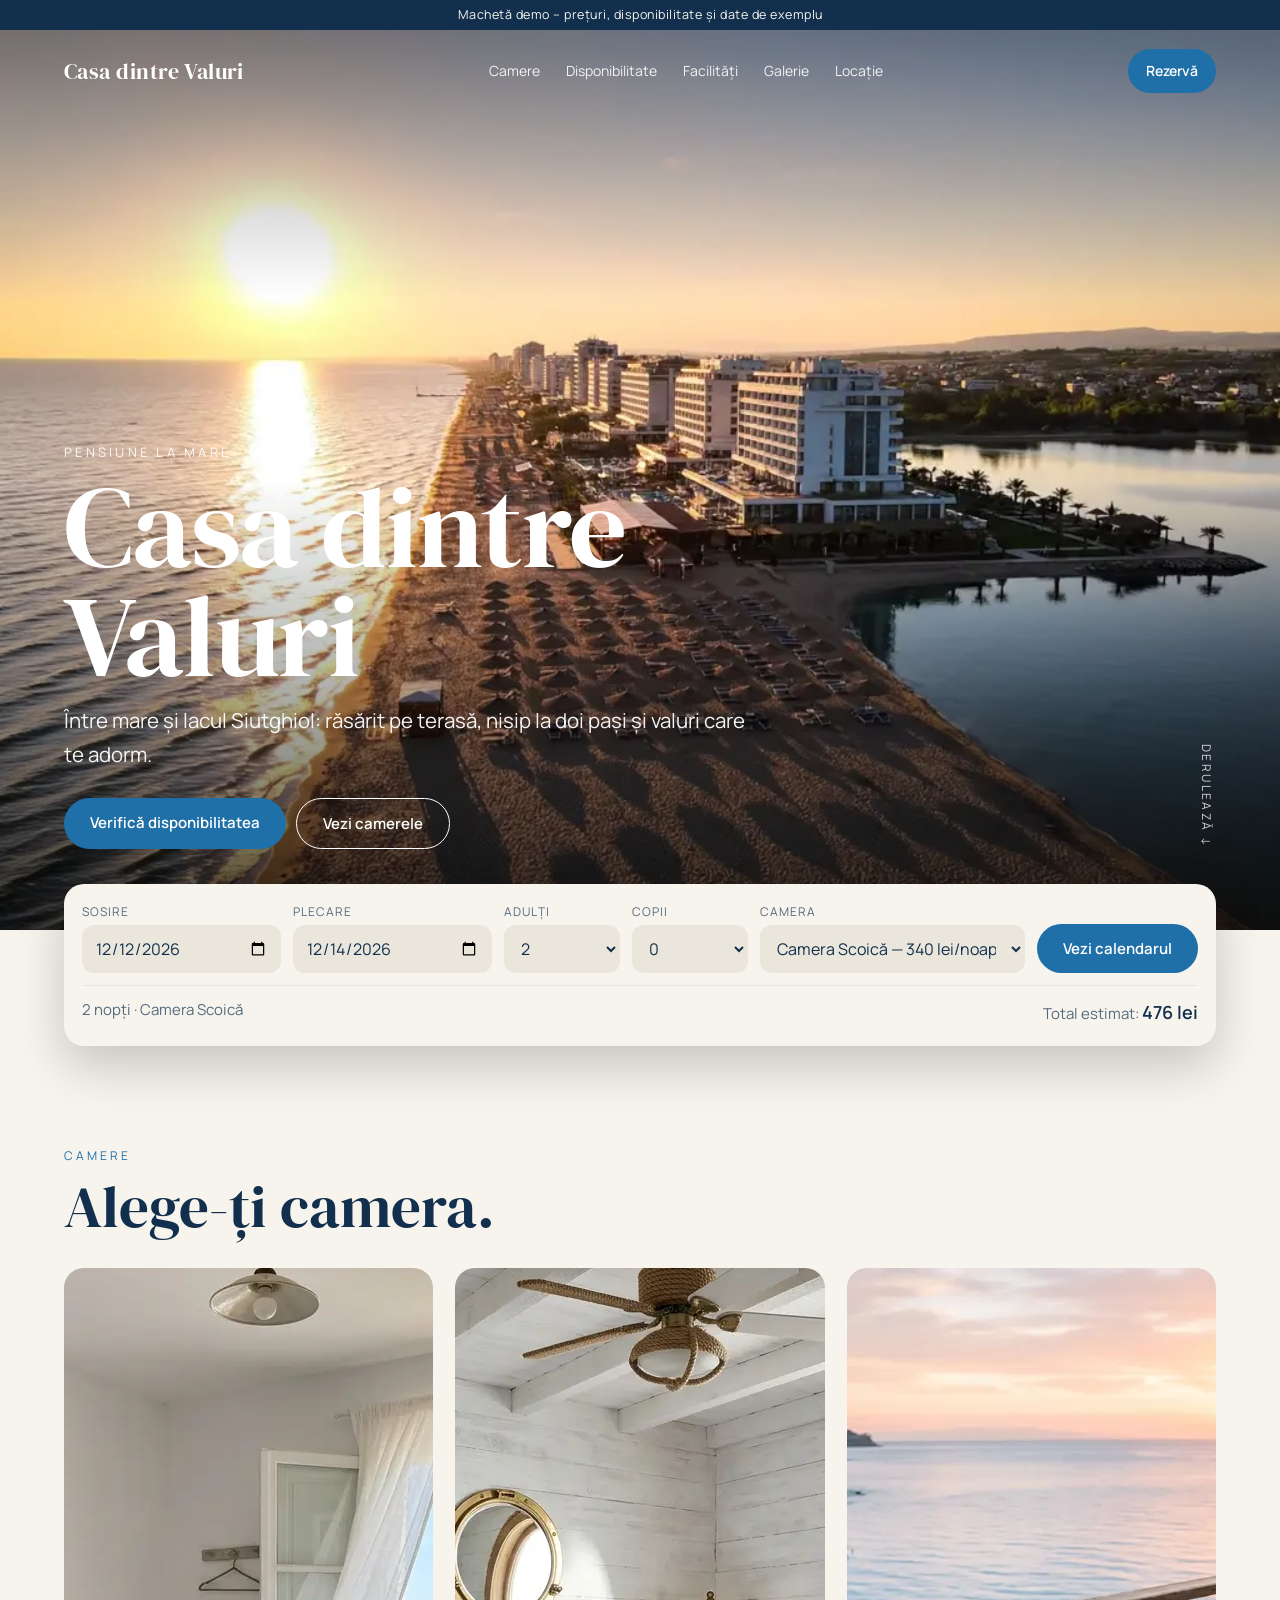
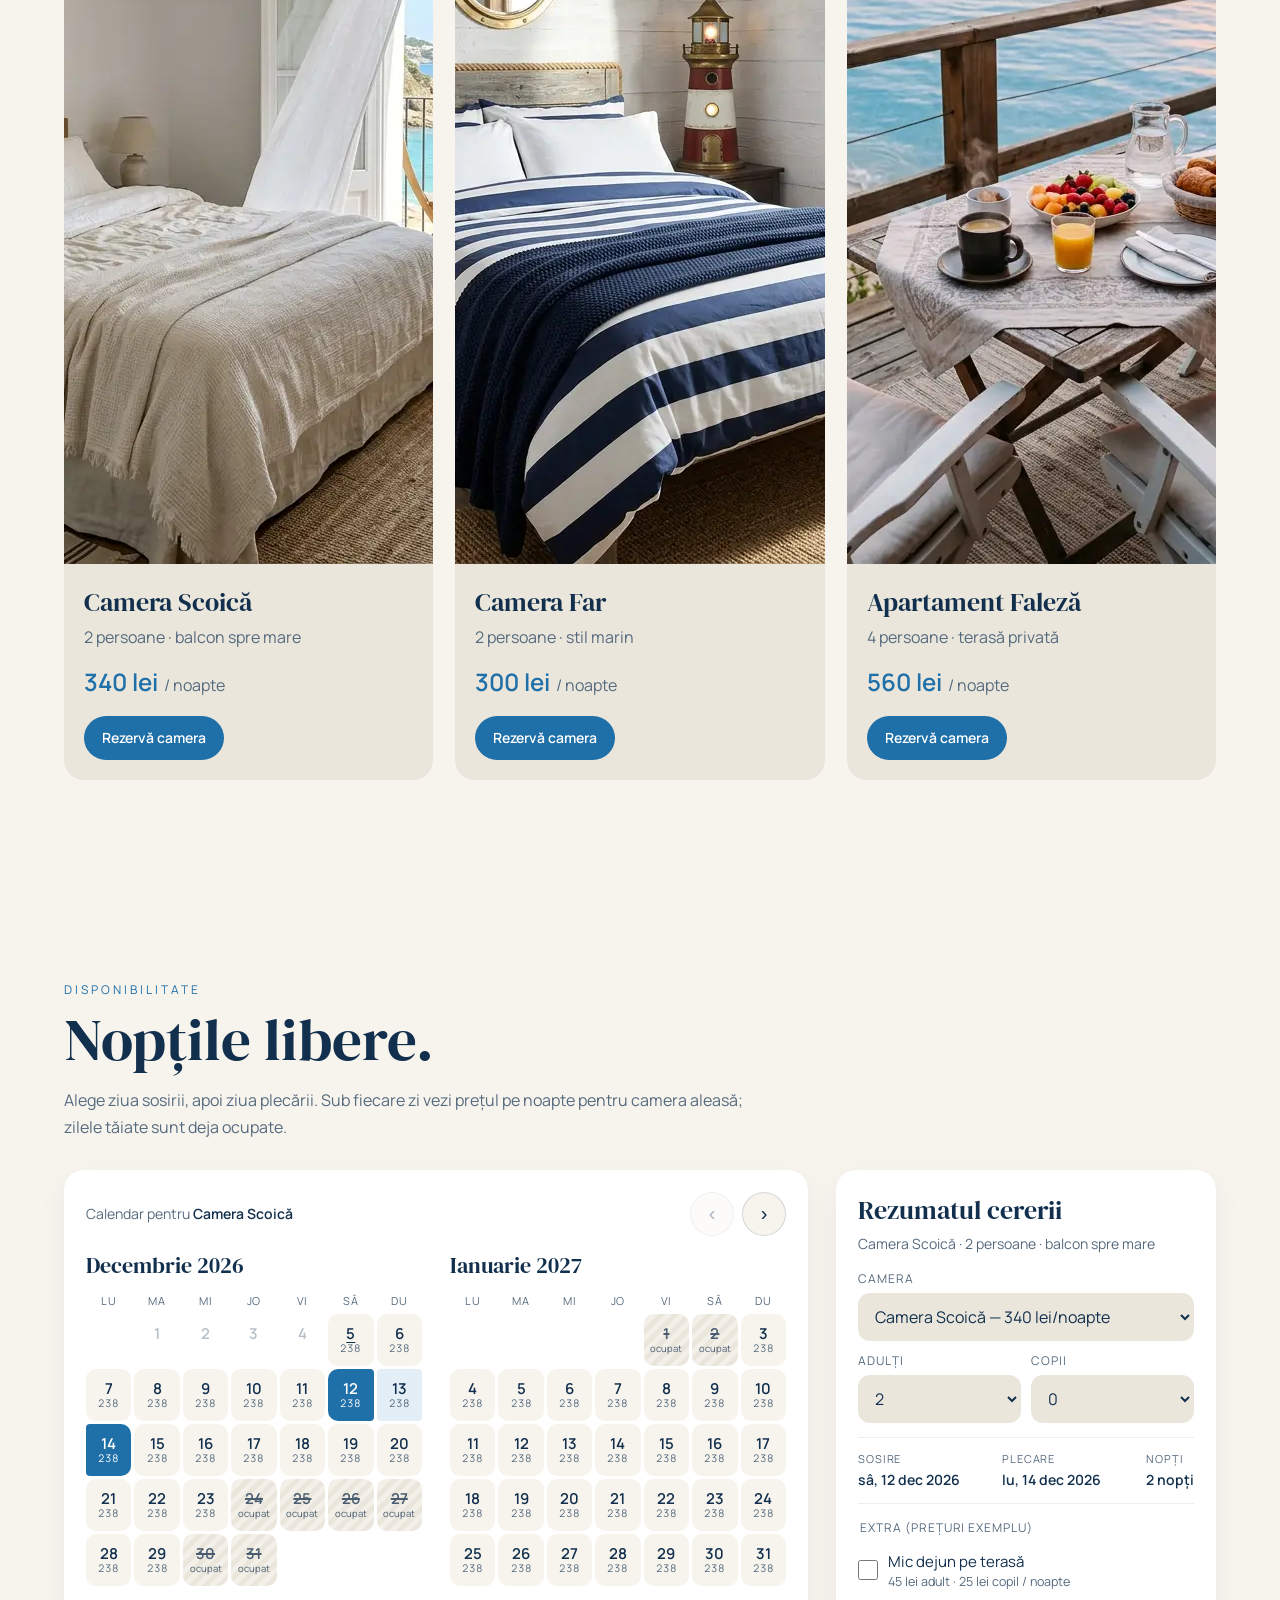
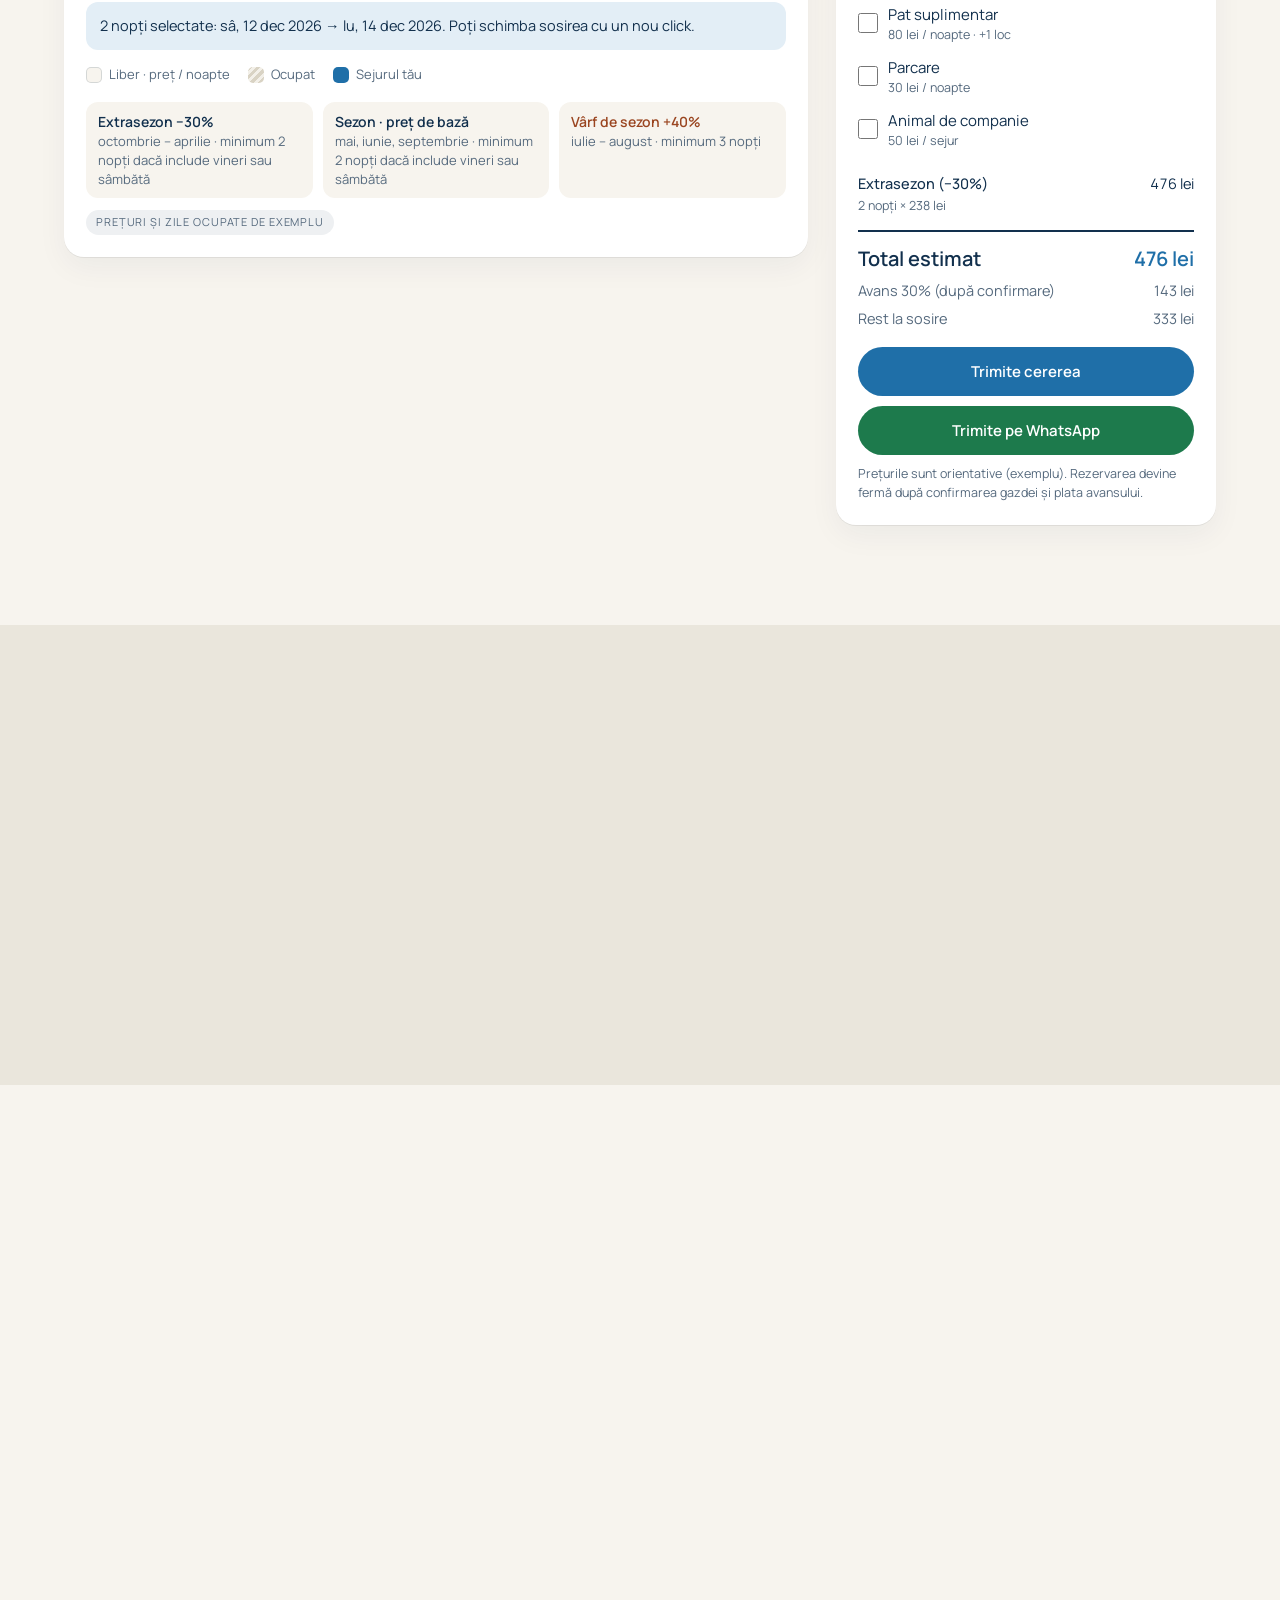
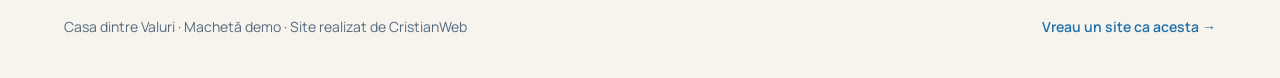
<file: site/index.html>
<!doctype html>
<html lang="ro">
<head>
<meta charset="utf-8">
<meta name="viewport" content="width=device-width,initial-scale=1,viewport-fit=cover">
<meta name="robots" content="noindex,nofollow">
<title>Casa dintre Valuri — Pensiune la mare · Mamaia</title>
<meta name="description" content="Casa dintre Valuri, pensiune în Mamaia, între mare și lacul Siutghiol. Machetă demo cu calendar de disponibilitate și cerere de rezervare.">
<meta name="theme-color" content="#12304d">
<link rel="icon" href="data:image/svg+xml,%3Csvg xmlns='http://www.w3.org/2000/svg' viewBox='0 0 32 32'%3E%3Crect width='32' height='32' rx='8' fill='%2312304d'/%3E%3Cpath d='M5 19q5-5 11 0t11 0v8H5z' fill='%231f6fa8'/%3E%3Cpath d='M5 15q5-5 11 0t11 0' fill='none' stroke='%23f7f4ee' stroke-width='2.5'/%3E%3C/svg%3E">
<link rel="preload" href="fonts/dmserif-latin.woff2" as="font" type="font/woff2" crossorigin>
<link rel="preload" href="fonts/manrope-latin.woff2" as="font" type="font/woff2" crossorigin>
<link rel="preload" as="image" href="img/v1-9x16.webp" media="(max-width:900px) and (orientation:portrait)" fetchpriority="high">
<link rel="preload" as="image" href="img/v1.webp" media="not all and (max-width:900px) and (orientation:portrait)" fetchpriority="high">
<link rel="stylesheet" href="css/style.css">
</head>
<body>
<div class="demo-bar" role="note">Machetă demo – prețuri, disponibilitate și date de exemplu</div>

<nav id="nav" aria-label="Meniu principal"><a class="logo" href="#">Casa dintre Valuri</a><ul><li><a href="#camere">Camere</a></li><li><a href="#disponibilitate">Disponibilitate</a></li><li><a href="#facilitati">Facilități</a></li><li><a href="#galerie">Galerie</a></li><li><a href="#locatie">Locație</a></li></ul><a class="btn sm" href="#disponibilitate">Rezervă</a></nav>

<header class="hero">
  <picture>
    <source media="(max-width:900px) and (orientation:portrait)" srcset="img/v1-9x16.webp">
    <img src="img/v1.webp" alt="" width="1280" height="720" fetchpriority="high" style="position:absolute;inset:0;width:100%;height:100%;object-fit:cover">
  </picture>
  <video muted loop playsinline preload="none" aria-hidden="true">
    <source data-src="img/v1.webm" data-src-portrait="img/v1-9x16.webm" type="video/webm">
    <source data-src="img/v1.mp4" data-src-portrait="img/v1-9x16.mp4" type="video/mp4">
  </video>
  <div class="ht"><div class="k">Pensiune la mare · Mamaia</div><h1>Casa dintre Valuri</h1><p>Între mare și lacul Siutghiol: răsărit pe terasă, nisip la doi pași și valuri care te adorm.</p><div class="btns"><a class="btn" href="#disponibilitate">Verifică disponibilitatea</a><a class="btn line" href="#camere">Vezi camerele</a></div></div>
  <div class="scroll" aria-hidden="true">Derulează ↓</div>
</header>

<form class="book" id="rezervare" aria-label="Rezervare rapidă">
  <label class="f">Sosire<input type="date" id="in" required></label>
  <label class="f">Plecare<input type="date" id="out" required></label>
  <label class="f">Adulți<select data-k="adults"><option>1</option><option selected>2</option><option>3</option><option>4</option><option>5</option></select></label>
  <label class="f">Copii<select data-k="kids"><option selected>0</option><option>1</option><option>2</option><option>3</option></select></label>
  <label class="f room-f">Camera<select data-k="room"></select></label>
  <button class="btn" type="submit">Vezi calendarul</button>
  <div class="total" aria-live="polite"><span id="nights">Alege datele</span><span>Total estimat: <b id="sum">alege datele</b></span></div>
</form>

<section id="camere">
  <div class="k2 rv">Camere</div><h2 class="rv">Alege-ți camera.</h2>
  <div class="rooms">
    <article class="room rv"><img src="img/i1.webp" alt="Camera Scoică: pat dublu și balcon deschis spre mare" width="1200" height="896" loading="lazy" decoding="async"><div class="rb"><h3>Camera Scoică</h3><p>2 persoane · balcon spre mare</p><div class="rp"><b>340 lei</b><span>/ noapte</span></div><button type="button" class="btn sm" data-room="0">Rezervă camera</button></div></article>
    <article class="room rv"><img src="img/i2.webp" alt="Camera Far: decor marin, hublou cu vedere spre far" width="1200" height="896" loading="lazy" decoding="async"><div class="rb"><h3>Camera Far</h3><p>2 persoane · stil marin</p><div class="rp"><b>300 lei</b><span>/ noapte</span></div><button type="button" class="btn sm" data-room="1">Rezervă camera</button></div></article>
    <article class="room rv"><img src="img/i3.webp" alt="Apartament Faleză: terasă privată cu mic dejun și vedere la mare" width="1200" height="896" loading="lazy" decoding="async"><div class="rb"><h3>Apartament Faleză</h3><p>4 persoane · terasă privată</p><div class="rp"><b>560 lei</b><span>/ noapte</span></div><button type="button" class="btn sm" data-room="2">Rezervă camera</button></div></article>
  </div>
</section>

<section id="disponibilitate" aria-labelledby="dispH">
  <div class="k2 rv">Disponibilitate</div><h2 class="rv" id="dispH">Nopțile libere.</h2>
  <p class="lead">Alege ziua sosirii, apoi ziua plecării. Sub fiecare zi vezi prețul pe noapte pentru camera aleasă; zilele tăiate sunt deja ocupate.</p>
  <div class="avail">
    <div class="calbox">
      <div class="cal-top"><p>Calendar pentru <b id="calRoom">Camera Scoică</b></p><div class="navm"><button type="button" id="prevM" aria-label="Luna anterioară">‹</button><button type="button" id="nextM" aria-label="Luna următoare">›</button></div></div>
      <div id="cal"></div>
      <p class="cal-note" id="calNote" aria-live="polite"></p>
      <ul class="legend"><li><i class="l-free"></i>Liber · preț / noapte</li><li><i class="l-busy"></i>Ocupat</li><li><i class="l-sel"></i>Sejurul tău</li></ul>
      <div class="seasons">
        <div><b>Extrasezon −30%</b>octombrie – aprilie · minimum 2 nopți dacă include vineri sau sâmbătă</div>
        <div><b>Sezon · preț de bază</b>mai, iunie, septembrie · minimum 2 nopți dacă include vineri sau sâmbătă</div>
        <div class="sv"><b>Vârf de sezon +40%</b>iulie – august · minimum 3 nopți</div>
      </div>
      <span class="ex-tag">Prețuri și zile ocupate de exemplu</span>
    </div>

    <aside class="sum-card" id="sCard" aria-labelledby="rezumat">
      <h3 id="rezumat" tabindex="-1">Rezumatul cererii</h3>
      <p class="rm" id="sRoom"></p>
      <div class="sum-grid">
        <label class="f room-f">Camera<select data-k="room"></select></label>
        <label class="f">Adulți<select data-k="adults"><option>1</option><option selected>2</option><option>3</option><option>4</option><option>5</option></select></label>
        <label class="f">Copii<select data-k="kids"><option selected>0</option><option>1</option><option>2</option><option>3</option></select></label>
      </div>
      <div class="dates"><div><span>Sosire</span><b id="sIn">—</b></div><div><span>Plecare</span><b id="sOut">—</b></div><div><span>Nopți</span><b id="sN">—</b></div></div>
      <fieldset class="extras"><legend>Extra (prețuri exemplu)</legend>
        <label class="chk"><input type="checkbox" data-ex="mic"><span>Mic dejun pe terasă<small id="micNote"></small></span></label>
        <label class="chk"><input type="checkbox" data-ex="pat"><span>Pat suplimentar<small id="patNote"></small></span></label>
        <label class="chk"><input type="checkbox" data-ex="parc"><span>Parcare<small id="parcNote"></small></span></label>
        <label class="chk"><input type="checkbox" data-ex="animal"><span>Animal de companie<small id="animalNote"></small></span></label>
      </fieldset>
      <div id="sMsgs" aria-live="polite"></div>
      <div id="sCalc">
        <table class="lines"><caption class="sr">Defalcarea prețului</caption><tbody id="sLines"></tbody></table>
        <div class="tot">
          <div class="big"><span>Total estimat</span><span id="sTotal">—</span></div>
          <div class="sm"><span>Avans 30% (după confirmare)</span><span id="sAvans">—</span></div>
          <div class="sm"><span>Rest la sosire</span><span id="sRest">—</span></div>
        </div>
      </div>
      <div class="actions" id="sActions">
        <button type="button" class="btn" id="sendBtn">Trimite cererea</button>
        <a class="btn wa" id="wa" href="#rezumat" target="_blank" rel="noopener">Trimite pe WhatsApp</a>
      </div>

      <form id="cerere" name="rezervare" method="POST" action="/multumim.html" data-netlify="true" netlify-honeypot="bot-field" hidden>
        <input type="hidden" name="form-name" value="rezervare">
        <p class="sr"><label>Nu completa acest câmp: <input name="bot-field" tabindex="-1" autocomplete="off"></label></p>
        <input type="hidden" name="camera"><input type="hidden" name="sosire"><input type="hidden" name="plecare"><input type="hidden" name="nopti">
        <input type="hidden" name="adulti"><input type="hidden" name="copii"><input type="hidden" name="extra"><input type="hidden" name="defalcare">
        <input type="hidden" name="total"><input type="hidden" name="avans">
        <label class="f">Nume<input name="nume" autocomplete="name" required></label>
        <label class="f">Telefon<input name="telefon" type="tel" autocomplete="tel" inputmode="tel" pattern="\+?[0-9 ]{9,}" title="Un număr de telefon, ex. 0722 123 456" required></label>
        <label class="f">Email<input name="email" type="email" autocomplete="email" required></label>
        <label class="f">Mesaj (opțional)<textarea name="mesaj" rows="3" placeholder="Ora aproximativă a sosirii, întrebări…"></textarea></label>
        <p class="form-err" id="formErr" hidden>Cererea nu a putut fi trimisă. Încearcă din nou sau trimite-o pe WhatsApp.</p>
        <button class="btn" type="submit">Trimite cererea de rezervare</button>
        <p class="fine">Nu plătești nimic acum și nu îți cerem date de card. Gazda confirmă disponibilitatea și îți trimite detaliile pentru avans.</p>
      </form>

      <div id="thanks" tabindex="-1" role="status" hidden>
        <h4>Mulțumim, <span id="thName"></span>!</h4>
        <p>Am primit cererea ta: <span id="thSum"></span> Te contactăm în cel mult 24 de ore pentru confirmare.</p>
        <button type="button" class="btn sm line" id="again">Fă o altă cerere</button>
      </div>
      <p class="fine">Prețurile sunt orientative (exemplu). Rezervarea devine fermă după confirmarea gazdei și plata avansului.</p>
    </aside>
  </div>
</section>

<section id="facilitati"><div class="k2 rv">Facilități</div><h2 class="rv">Tot ce ai nevoie.</h2><ul class="fac rv"><li>Plajă la 2 minute</li><li>Șezlonguri incluse</li><li>Mic dejun pe terasă</li><li>Parcare</li><li>Wi-Fi</li><li>Grătar în curte</li></ul></section>

<section id="galerie"><div class="k2 rv">Galerie</div><h2 class="rv">Locul, în imagini.</h2>
  <div class="gal rv">
    <button type="button" class="g" data-full="img/v1.webp" aria-label="Mărește imaginea: Mamaia, între mare și lacul Siutghiol"><img src="img/v1.webp" alt="Mamaia la apus, între mare și lacul Siutghiol" width="1280" height="720" loading="lazy" decoding="async"></button>
    <button type="button" class="g" data-full="img/i1.webp" aria-label="Mărește imaginea: Camera Scoică"><img src="img/i1.webp" alt="Camera Scoică, cu balcon spre mare" width="1200" height="896" loading="lazy" decoding="async"></button>
    <button type="button" class="g" data-full="img/i2.webp" aria-label="Mărește imaginea: Camera Far"><img src="img/i2.webp" alt="Camera Far, în stil marin" width="1200" height="896" loading="lazy" decoding="async"></button>
    <button type="button" class="g" data-full="img/i3.webp" aria-label="Mărește imaginea: terasa Apartamentului Faleză"><img src="img/i3.webp" alt="Mic dejun pe terasa Apartamentului Faleză, la răsărit" width="1200" height="896" loading="lazy" decoding="async"></button>
  </div>
</section>

<div class="lb" id="lb" role="dialog" aria-modal="true" aria-label="Galerie foto" hidden>
  <div class="lb-stage"><img id="lbImg" alt=""></div>
  <p id="lbCap"></p>
  <button type="button" id="lbPrev" aria-label="Imaginea anterioară">‹</button>
  <button type="button" id="lbNext" aria-label="Imaginea următoare">›</button>
  <button type="button" id="lbClose" aria-label="Închide galeria">✕</button>
</div>

<section class="rev-sec" aria-labelledby="revH"><div class="k2 rv">Recenzii</div><h2 class="rv" id="revH">Ce spun oaspeții.</h2>
  <p class="ex-note">Exemple – se înlocuiesc cu recenziile reale</p>
  <div class="rev"><blockquote class="rv">„Am dormit ca niciodată. Revenim sigur.”<cite>— Oaspete, exemplu</cite></blockquote><blockquote class="rv">„Gazde minunate, mic dejun excelent.”<cite>— Oaspete, exemplu</cite></blockquote><blockquote class="rv">„Locul perfect pentru un weekend liniștit.”<cite>— Oaspete, exemplu</cite></blockquote></div>
</section>

<section id="locatie"><div class="loc"><div class="rv"><div class="k2">Locație</div><h2>Ușor de ajuns, greu de plecat.</h2><p style="color:var(--muted)">Adresa pensiunii · Telefon · Email<br>Check-in 14:00 · Check-out 11:00</p><div class="btns"><a class="btn" href="#disponibilitate">Rezervă acum</a><a class="btn line" href="https://www.google.com/maps/search/?api=1&amp;query=Mamaia%2C%20Constan%C8%9Ba" target="_blank" rel="noopener">Deschide în Google Maps</a></div></div>
  <a class="map rv" href="https://www.google.com/maps/search/?api=1&amp;query=Mamaia%2C%20Constan%C8%9Ba" target="_blank" rel="noopener"><img src="img/harta.svg" alt="Hartă schematică: pensiunea în Mamaia, între lacul Siutghiol și Marea Neagră, la 2 minute de plajă" width="800" height="600" loading="lazy"><span>Deschide în Google Maps ↗</span></a></div></section>

<footer><span>Casa dintre Valuri · Machetă demo · Site realizat de CristianWeb</span><a href="https://cristianweb.ro" target="_blank" rel="noopener">Vreau un site ca acesta →</a></footer>

<div class="mbar" id="mbar"><p id="mbarTxt"></p><button type="button" class="btn" id="mbarBtn">Vezi nopțile libere</button></div>

<script src="js/data.js"></script>
<script src="js/app.js"></script>
</body>
</html>
</file>
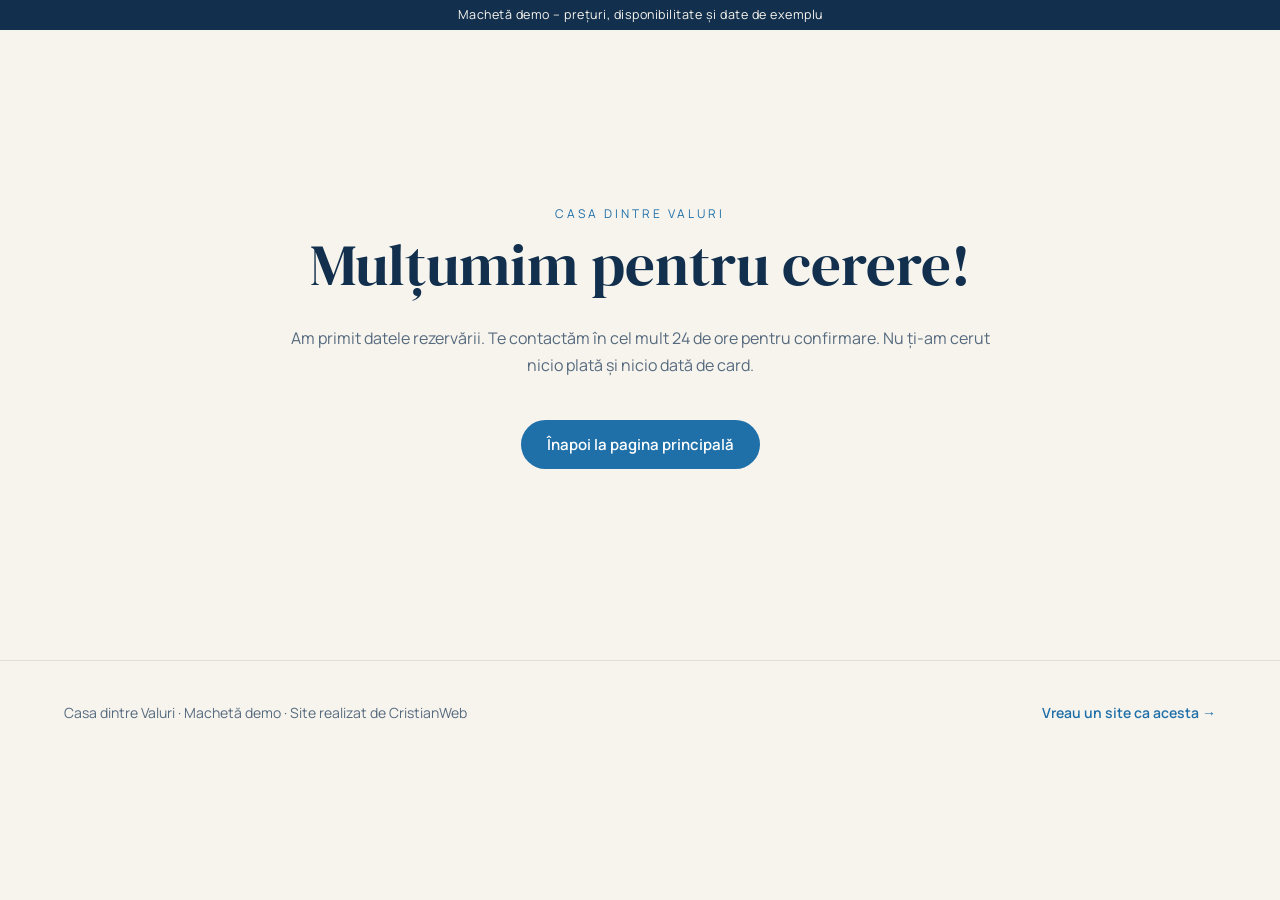
<file: site/multumim.html>
<!doctype html>
<html lang="ro">
<head>
<meta charset="utf-8">
<meta name="viewport" content="width=device-width,initial-scale=1">
<meta name="robots" content="noindex,nofollow">
<title>Mulțumim — Casa dintre Valuri</title>
<link rel="stylesheet" href="css/style.css">
</head>
<body>
<div class="demo-bar" role="note">Machetă demo – prețuri, disponibilitate și date de exemplu</div>
<section style="min-height:70vh;display:grid;place-content:center;text-align:center">
  <div class="k2">Casa dintre Valuri</div>
  <h2>Mulțumim pentru cerere!</h2>
  <p class="lead" style="margin:0 auto 26px">Am primit datele rezervării. Te contactăm în cel mult 24 de ore pentru confirmare. Nu ți-am cerut nicio plată și nicio dată de card.</p>
  <p><a class="btn" href="/">Înapoi la pagina principală</a></p>
</section>
<footer><span>Casa dintre Valuri · Machetă demo · Site realizat de CristianWeb</span><a href="https://cristianweb.ro" target="_blank" rel="noopener">Vreau un site ca acesta →</a></footer>
</body>
</html>
</file>
<file: site/css/style.css>
/* Casa dintre Valuri – machetă demo */
@font-face{font-family:'DM Serif Display';font-style:normal;font-weight:400;font-display:swap;src:url(../fonts/dmserif-latin-ext.woff2) format('woff2');unicode-range:U+0100-02BA,U+02BD-02C5,U+02C7-02CC,U+02CE-02D7,U+02DD-02FF,U+0304,U+0308,U+0329,U+1D00-1DBF,U+1E00-1E9F,U+1EF2-1EFF,U+2020,U+20A0-20AB,U+20AD-20C0,U+2113,U+2C60-2C7F,U+A720-A7FF}
@font-face{font-family:'DM Serif Display';font-style:normal;font-weight:400;font-display:swap;src:url(../fonts/dmserif-latin.woff2) format('woff2');unicode-range:U+0000-00FF,U+0131,U+0152-0153,U+02BB-02BC,U+02C6,U+02DA,U+02DC,U+0304,U+0308,U+0329,U+2000-206F,U+20AC,U+2122,U+2191,U+2193,U+2212,U+2215,U+FEFF,U+FFFD}
@font-face{font-family:'Manrope';font-style:normal;font-weight:400 600;font-display:swap;src:url(../fonts/manrope-latin-ext.woff2) format('woff2');unicode-range:U+0100-02BA,U+02BD-02C5,U+02C7-02CC,U+02CE-02D7,U+02DD-02FF,U+0304,U+0308,U+0329,U+1D00-1DBF,U+1E00-1E9F,U+1EF2-1EFF,U+2020,U+20A0-20AB,U+20AD-20C0,U+2113,U+2C60-2C7F,U+A720-A7FF}
@font-face{font-family:'Manrope';font-style:normal;font-weight:400 600;font-display:swap;src:url(../fonts/manrope-latin.woff2) format('woff2');unicode-range:U+0000-00FF,U+0131,U+0152-0153,U+02BB-02BC,U+02C6,U+02DA,U+02DC,U+0304,U+0308,U+0329,U+2000-206F,U+20AC,U+2122,U+2191,U+2193,U+2212,U+2215,U+FEFF,U+FFFD}

:root{--bg:#f7f4ee;--bg2:#eae6dc;--ink:#12304d;--muted:#566a7e;--acc:#1f6fa8;--acc2:#e3eef6;--err:#a8342a;--errbg:#fbeae7;--f1:'DM Serif Display',serif;--f2:'Manrope',sans-serif}
*{box-sizing:border-box}html{scroll-behavior:smooth;overflow-x:hidden}
body{margin:0;background:var(--bg);color:var(--ink);font:400 16px/1.65 var(--f2);overflow-x:hidden}
body.lock{overflow:hidden}
a{color:inherit}img,video{display:block;max-width:100%}
:focus-visible{outline:2px solid var(--acc);outline-offset:2px}
.sr{position:absolute;width:1px;height:1px;overflow:hidden;clip:rect(0 0 0 0);white-space:nowrap}

/* banner demo */
.demo-bar{position:relative;z-index:25;background:var(--ink);color:#f7f4ee;text-align:center;font-size:12.5px;letter-spacing:.04em;padding:6px 12px;line-height:1.4}

nav{position:fixed;left:0;right:0;top:0;z-index:20;display:flex;justify-content:space-between;align-items:center;gap:16px;padding:18px 5vw;color:#fff;transition:background .3s,color .3s,padding .3s}
nav.solid{background:var(--bg);color:var(--ink);padding:12px 5vw;box-shadow:0 1px 0 #0001}
.logo{font:400 22px var(--f1);text-decoration:none;letter-spacing:.02em;padding:8px 0}
nav ul{display:flex;gap:26px;list-style:none;margin:0;padding:0;font-size:14px}nav ul a{text-decoration:none;opacity:.9}
@media(max-width:820px){nav ul{display:none}}
.btn{display:inline-block;border:0;cursor:pointer;background:var(--acc);color:#fff;font:600 15px var(--f2);padding:14px 26px;border-radius:999px;text-decoration:none;text-align:center;transition:transform .2s,filter .2s}
.btn:hover{transform:translateY(-2px);filter:brightness(1.08)}.btn.sm{padding:12px 18px;font-size:14px;min-height:44px}.btn.line{background:transparent;border:1.5px solid currentColor;color:inherit}
.btn[aria-disabled="true"]{filter:grayscale(.6);opacity:.65}
.btn.wa{background:#1d7a4c}

.hero{position:relative;height:100svh;min-height:560px;display:grid;align-items:end;overflow:hidden;color:#fff;background:linear-gradient(135deg,#7fb6d6,#1d4e7a)}
.hero video{position:absolute;inset:0;width:100%;height:100%;object-fit:cover}
.hero::after{content:"";position:absolute;inset:0;background:linear-gradient(180deg,#0006 0,#0000 30%,#0000 50%,#000a 100%)}
.ht{position:relative;z-index:2;padding:0 5vw 9vh;max-width:900px}
.ht .k{font-size:13px;letter-spacing:.25em;text-transform:uppercase;opacity:.9}
h1{margin:10px 0 12px;font:400 clamp(48px,9vw,120px)/.95 var(--f1);letter-spacing:-.01em}
.ht p{font-size:clamp(17px,1.6vw,21px);max-width:34em;margin:0 0 26px;opacity:.95}
.ht .btns{display:flex;flex-wrap:wrap;gap:10px}
.scroll{position:absolute;right:5vw;bottom:9vh;z-index:2;font-size:12px;letter-spacing:.2em;text-transform:uppercase;writing-mode:vertical-rl;opacity:.8}
@media(max-width:600px){.scroll{display:none}}

/* widget rezervare (hero) */
.book{position:relative;z-index:5;margin:-46px 5vw 0;background:var(--bg);color:var(--ink);border-radius:20px;box-shadow:0 20px 50px #0003;padding:18px;display:grid;grid-template-columns:1.2fr 1.2fr .7fr .7fr 1.6fr auto;gap:12px;align-items:end}
@media(max-width:1100px){.book{grid-template-columns:1fr 1fr 1fr}.book .room-f{grid-column:span 2}}
@media(max-width:700px){.book{grid-template-columns:1fr 1fr;margin-top:-30px;padding:14px}.book .room-f,.book .btn{grid-column:1/-1}}
label.f{display:grid;gap:4px;font-size:12px;letter-spacing:.08em;text-transform:uppercase;color:var(--muted);min-width:0}
.f input,.f select,.f textarea{font:400 16px var(--f2);color:var(--ink);background:var(--bg2);border:1px solid #0000;border-radius:12px;padding:11px 12px;min-height:46px;width:100%;min-width:0;letter-spacing:0;text-transform:none}
.f textarea{min-height:90px;resize:vertical}
.f input:focus,.f select:focus,.f textarea:focus{outline:2px solid var(--acc)}
.total{grid-column:1/-1;display:flex;flex-wrap:wrap;justify-content:space-between;gap:8px;font-size:15px;color:var(--muted);border-top:1px solid #8882;padding-top:12px}
.total b{color:var(--ink);font-size:18px}

section{padding:100px 5vw;scroll-margin-top:50px}
@media(max-width:700px){section{padding:72px 5vw}}
.k2{font-size:12px;letter-spacing:.25em;text-transform:uppercase;color:var(--acc)}
h2{margin:10px 0 30px;font:400 clamp(34px,4.6vw,60px)/1.05 var(--f1)}
.lead{color:var(--muted);max-width:44em;margin:-14px 0 30px}

.rooms{display:grid;grid-template-columns:repeat(3,1fr);gap:22px}@media(max-width:900px){.rooms{grid-template-columns:1fr}}
.room{background:var(--bg2);border-radius:20px;overflow:hidden}
.room img{width:100%;aspect-ratio:4/3;object-fit:cover}
.rb{padding:20px}.rb h3{margin:0;font:400 26px var(--f1)}.rb p{margin:4px 0 12px;color:var(--muted)}
.rp{display:flex;align-items:baseline;gap:6px;margin-bottom:14px;flex-wrap:wrap}.rp b{font-size:24px;color:var(--acc)}.rp span{color:var(--muted)}

/* disponibilitate */
.avail{display:grid;grid-template-columns:minmax(0,1fr) 380px;gap:28px;align-items:start}
@media(max-width:1100px){.avail{grid-template-columns:1fr}}
.calbox{background:#fff;border-radius:20px;padding:22px;box-shadow:0 1px 0 #0001,0 10px 30px #12304d0d;min-width:0}
.cal-top{display:flex;align-items:center;justify-content:space-between;gap:12px;margin-bottom:6px}
.cal-top p{margin:0;font-size:14px;color:var(--muted)}.cal-top p b{color:var(--ink)}
.navm{display:flex;gap:8px}
.navm button{width:44px;height:44px;border-radius:50%;border:1px solid #12304d26;background:var(--bg);color:var(--ink);font-size:20px;cursor:pointer;display:grid;place-items:center}
.navm button:disabled{opacity:.35;cursor:default}
#cal{display:grid;grid-template-columns:1fr 1fr;gap:28px}
@media(max-width:760px){#cal{grid-template-columns:1fr;gap:18px}}
.month h3{margin:8px 0 8px;font:400 22px var(--f1);text-transform:capitalize}
.wd,.days{display:grid;grid-template-columns:repeat(7,minmax(0,1fr));gap:3px}
.wd span{font-size:11px;text-align:center;color:var(--muted);text-transform:uppercase;letter-spacing:.06em;padding:4px 0}
.d{position:relative;display:flex;flex-direction:column;align-items:center;justify-content:center;gap:1px;min-height:52px;padding:4px 0;border:0;border-radius:10px;background:var(--bg);color:var(--ink);font:inherit;cursor:pointer;min-width:0}
.d b{font-size:15px;font-weight:600;line-height:1.1}
.d small{font-size:10.5px;line-height:1.1;color:var(--muted);font-variant-numeric:tabular-nums}
.d.z-sezon small{color:var(--ink)}
.d.z-varf small{color:#9a4520;font-weight:600}
.d:hover:not(:disabled){box-shadow:inset 0 0 0 1.5px var(--acc)}
.d.today b{text-decoration:underline;text-underline-offset:3px}
.d.off{background:transparent;color:#12304d4d;cursor:default}
.d.busy{background:repeating-linear-gradient(135deg,#eae6dc 0 5px,#f3f0e9 5px 10px);color:#4a5d70}
.d.busy b{text-decoration:line-through;text-decoration-thickness:1.5px}
.d.busy small{color:#4a5d70;font-size:9.5px}
.d.mid,.d.hov{background:var(--acc2);border-radius:4px}
.d.start,.d.end{background:var(--acc);color:#fff}.d.start small,.d.end small{color:#fff}
.d.start{border-radius:10px 4px 4px 10px}.d.end{border-radius:4px 10px 10px 4px}
.d.clash{background:var(--errbg);box-shadow:inset 0 0 0 1.5px var(--err)}
.cal-note{margin:16px 0 0;padding:12px 14px;border-radius:12px;background:var(--acc2);font-size:14.5px;min-height:48px}
.cal-note.err{background:var(--errbg);color:var(--err)}
.legend{display:flex;flex-wrap:wrap;gap:8px 18px;margin:14px 0 0;padding:0;list-style:none;font-size:13px;color:var(--muted)}
.legend li{display:flex;align-items:center;gap:7px}
.legend i{width:16px;height:16px;border-radius:5px;display:inline-block;flex:none}
.legend .l-free{background:var(--bg);box-shadow:inset 0 0 0 1px #12304d26}.legend .l-busy{background:repeating-linear-gradient(135deg,#d9d3c4 0 3px,#f3f0e9 3px 6px)}.legend .l-sel{background:var(--acc)}
.seasons{display:grid;grid-template-columns:repeat(3,1fr);gap:10px;margin-top:16px}
@media(max-width:600px){.seasons{grid-template-columns:1fr}}
.seasons div{background:var(--bg);border-radius:12px;padding:10px 12px;font-size:13px;color:var(--muted);line-height:1.45}
.seasons b{display:block;color:var(--ink);font-size:14px}.seasons .sv b{color:#9a4520}
.ex-tag{display:inline-block;font-size:11px;letter-spacing:.08em;text-transform:uppercase;background:#12304d12;color:var(--muted);border-radius:999px;padding:3px 10px;margin-top:12px}

/* rezumat */
.sum-card{background:#fff;border-radius:20px;padding:22px;box-shadow:0 1px 0 #0001,0 10px 30px #12304d0d;position:sticky;top:84px;scroll-margin-top:90px}
@media(max-width:1100px){.sum-card{position:static}}
.sum-card h3{margin:0 0 4px;font:400 26px var(--f1)}
.sum-card .rm{margin:0 0 14px;color:var(--muted);font-size:14px}
.sum-grid{display:grid;grid-template-columns:1fr 1fr;gap:10px}
.sum-grid .room-f{grid-column:1/-1}
.dates{display:grid;grid-template-columns:1fr 1fr auto;gap:10px;margin:14px 0;padding:12px 0;border-block:1px solid #12304d14;font-size:14px}
.dates span{display:block;font-size:11px;letter-spacing:.08em;text-transform:uppercase;color:var(--muted)}
.extras{border:0;padding:0;margin:0 0 6px}
.extras legend{font-size:12px;letter-spacing:.08em;text-transform:uppercase;color:var(--muted);margin-bottom:6px}
.chk{display:flex;align-items:center;gap:10px;padding:6px 0;font-size:15px;cursor:pointer;min-height:44px}
.chk input{width:20px;height:20px;accent-color:var(--acc);flex:none;margin:0}
.chk small{display:block;color:var(--muted);font-size:12.5px;line-height:1.3}
.chk.dis{cursor:default}.chk.dis.off span{opacity:.6}
#sMsgs .msg{margin:8px 0;padding:10px 12px;border-radius:10px;background:var(--acc2);font-size:14px;line-height:1.45}
#sMsgs .msg.err{background:var(--errbg);color:var(--err)}
.lines{width:100%;border-collapse:collapse;margin-top:8px;font-size:14.5px}
.lines th{text-align:left;font-weight:500;padding:8px 8px 8px 0;vertical-align:top}
.lines th small{display:block;color:var(--muted);font-weight:400;font-size:12.5px}
.lines td{text-align:right;padding:8px 0;white-space:nowrap;vertical-align:top;font-variant-numeric:tabular-nums}
.lines tr+tr th,.lines tr+tr td{border-top:1px dashed #12304d1f}
.tot{border-top:2px solid var(--ink);margin-top:6px;padding-top:10px;display:grid;gap:4px;font-size:14.5px}
.tot div{display:flex;justify-content:space-between;gap:10px}
.tot .big{font-size:20px;font-weight:600}.tot .big span:last-child{color:var(--acc)}
.tot .sm{color:var(--muted)}
.sum-card.bad .tot{opacity:.45}
.actions{display:grid;gap:10px;margin-top:16px}
.fine{font-size:12.5px;color:var(--muted);margin:10px 0 0;line-height:1.5}
.shake{animation:shake .4s}
@keyframes shake{25%{transform:translateX(-6px)}75%{transform:translateX(6px)}}
#cerere{display:grid;gap:10px;margin-top:16px;padding-top:16px;border-top:1px solid #12304d14}
#cerere[hidden],#thanks[hidden],.actions[hidden]{display:none}
.form-err{background:var(--errbg);color:var(--err);border-radius:10px;padding:10px 12px;font-size:14px;margin:0}
#thanks{margin-top:16px;padding:18px;border-radius:14px;background:var(--acc2)}
#thanks h4{margin:0 0 6px;font:400 24px var(--f1)}#thanks p{margin:0 0 10px}

.fac{display:grid;grid-template-columns:repeat(3,1fr);gap:14px;list-style:none;padding:0;margin:0}@media(max-width:700px){.fac{grid-template-columns:1fr 1fr}}
.fac li{background:var(--bg2);border-radius:14px;padding:18px;font-weight:500}.fac li::before{content:"✦ ";color:var(--acc)}
#facilitati{background:var(--bg2)}
/* secțiunile de mai jos se randează abia când se apropie de ecran */
#facilitati,#galerie,.rev-sec,#locatie{content-visibility:auto;contain-intrinsic-size:auto 800px}#facilitati .fac li{background:var(--bg)}

/* galerie */
.gal{display:grid;grid-template-columns:2fr 1fr 1fr;grid-auto-rows:220px;gap:12px}
.g{padding:0;border:0;border-radius:16px;overflow:hidden;cursor:zoom-in;background:linear-gradient(135deg,#7fb6d6,#1d4e7a);position:relative}
.g img{width:100%;height:100%;object-fit:cover;transition:transform .6s}
.g:hover img{transform:scale(1.04)}
.g:first-child{grid-row:span 2}.g:last-child{grid-column:span 2}
@media(max-width:700px){.gal{grid-template-columns:1fr 1fr;grid-auto-rows:150px}.g:first-child{grid-column:1/-1;grid-row:span 1}.g:last-child{grid-column:auto}}
.lb{position:fixed;inset:0;z-index:60;background:#08182af2;display:grid;grid-template-rows:1fr auto;color:#fff}
.lb[hidden]{display:none}
.lb-stage{display:grid;place-items:center;padding:60px 70px 10px;min-height:0}
@media(max-width:700px){.lb-stage{padding:60px 8px 10px}}
.lb-stage img{max-width:100%;max-height:100%;object-fit:contain;border-radius:8px}
.lb button{position:absolute;width:48px;height:48px;border-radius:50%;border:0;background:#ffffff1f;color:#fff;font-size:24px;cursor:pointer;display:grid;place-items:center}
.lb button:hover{background:#ffffff38}
#lbClose{top:12px;right:12px}#lbPrev{left:12px;top:50%;transform:translateY(-50%)}#lbNext{right:12px;top:50%;transform:translateY(-50%)}
@media(max-width:700px){#lbPrev,#lbNext{top:auto;bottom:14px;transform:none}}
.lb p{margin:0;text-align:center;padding:14px 70px 22px;font-size:14px;opacity:.85}

/* recenzii */
.rev-sec{background:var(--bg2)}
.ex-note{display:inline-block;margin:-12px 0 26px;font-size:13px;font-weight:600;background:#fff;border:1px dashed #12304d40;border-radius:999px;padding:6px 14px;color:var(--ink)}
.rev{display:grid;grid-template-columns:repeat(3,1fr);gap:18px}@media(max-width:900px){.rev{grid-template-columns:1fr}}
.rev blockquote{margin:0;background:var(--bg);border-radius:18px;padding:24px;font:400 19px/1.5 var(--f1)}.rev cite{display:block;margin-top:12px;font:400 13px var(--f2);color:var(--muted);font-style:normal}

/* locație */
.loc{display:grid;grid-template-columns:1fr 1fr;gap:30px;align-items:center}@media(max-width:900px){.loc{grid-template-columns:1fr}}
.map{display:block;position:relative;border-radius:20px;overflow:hidden;text-decoration:none}
.map img{width:100%;aspect-ratio:4/3;object-fit:cover}
.map span{position:absolute;left:14px;bottom:14px;background:var(--bg);color:var(--ink);border-radius:999px;padding:10px 16px;font-size:14px;font-weight:600;box-shadow:0 6px 20px #0002}
.loc .btns{display:flex;flex-wrap:wrap;gap:10px}

footer{padding:30px 5vw;display:flex;flex-wrap:wrap;justify-content:space-between;align-items:center;gap:10px;font-size:14px;color:var(--muted);border-top:1px solid #8883}
footer a{color:var(--acc);font-weight:600;text-decoration:none;padding:10px 0}footer a:hover{text-decoration:underline}

/* bara mobilă */
.mbar{display:none}
@media(max-width:700px){
  .mbar{display:flex;align-items:center;justify-content:space-between;gap:12px;position:fixed;left:0;right:0;bottom:0;z-index:30;background:var(--bg);border-top:1px solid #12304d1a;box-shadow:0 -8px 24px #12304d1a;padding:10px 16px calc(10px + env(safe-area-inset-bottom,0px));transition:transform .3s}
  .mbar.hide{transform:translateY(110%)}
  .mbar p{margin:0;line-height:1.2;font-size:14px;color:var(--muted)}.mbar p small{display:block;font-size:12px}.mbar p b{font-size:19px;color:var(--ink)}
  .mbar .btn{padding:12px 18px;font-size:14px;white-space:nowrap}
  body{padding-bottom:72px}
}

.rv{opacity:0;transform:translateY(24px);transition:opacity .9s cubic-bezier(.2,.7,.2,1),transform .9s cubic-bezier(.2,.7,.2,1)}.rv.in{opacity:1;transform:none}
@media(prefers-reduced-motion:reduce){*{animation:none!important;transition:none!important;scroll-behavior:auto!important}.rv{opacity:1;transform:none}.hero video{display:none}}
body.lock .mbar{display:none}
</file>
